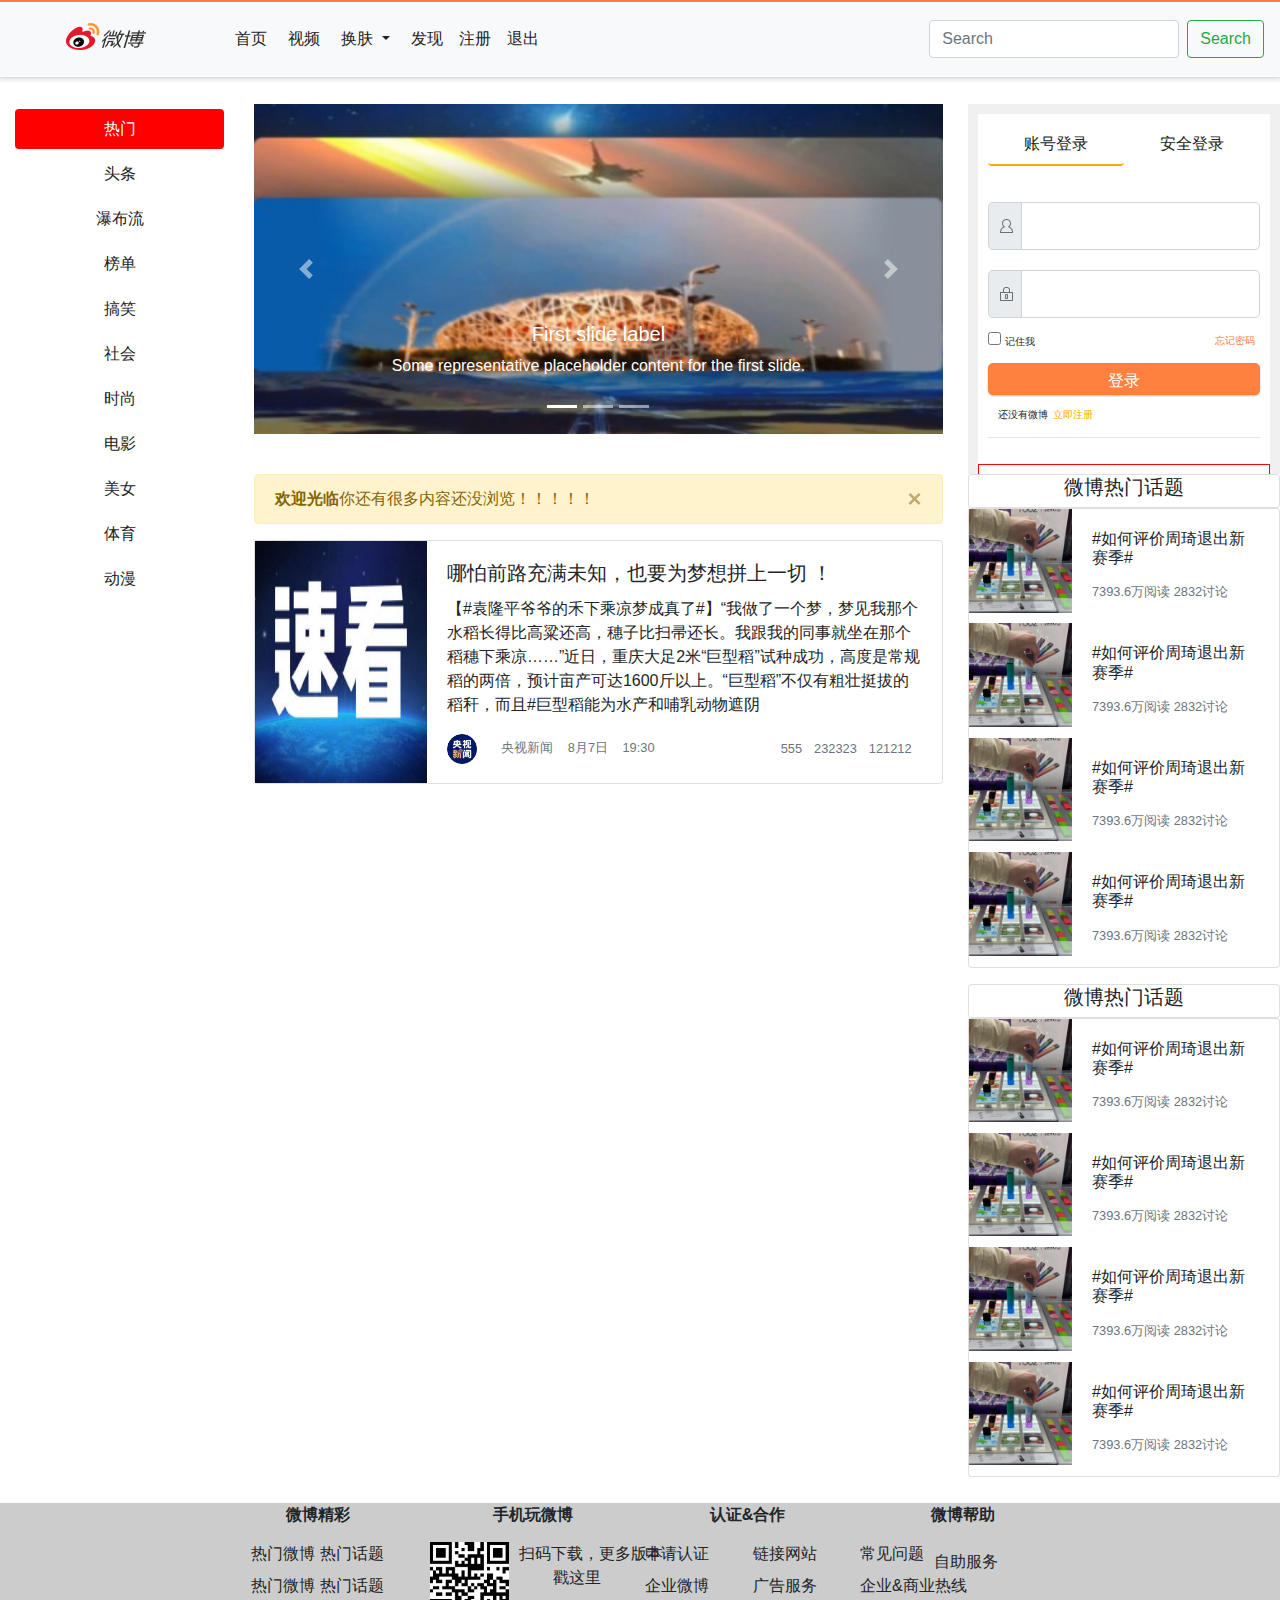
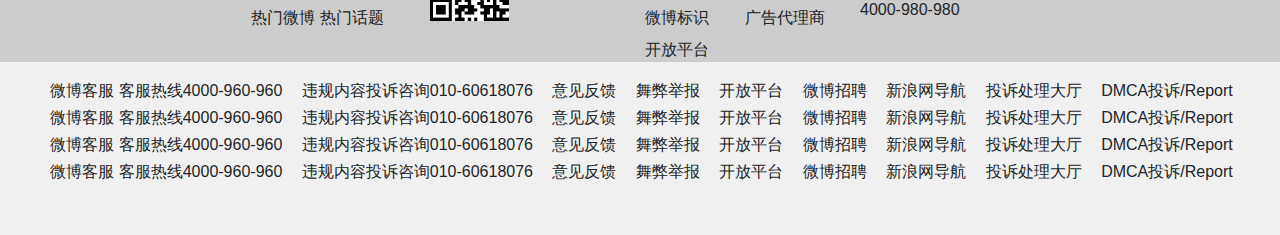
<file: index.html>
<!DOCTYPE html>
<html lang="en">

<head>
  <meta charset="UTF-8">
  <meta http-equiv="X-UA-Compatible" content="IE=edge">
  <meta name="viewport" content="width=device-width, initial-scale=1.0">
  <link rel="stylesheet" href="./css/base.css">
  <link rel="stylesheet" href="https://at.alicdn.com/t/font_2773253_qgqh5krxjfi.css">
  <!-- <link rel="stylesheet" href="https://at.alicdn.com/t/font_2745258_d9ulg092iih.css"> -->
  <link rel="stylesheet" href="./css/bootstrap.css">

  <link rel="stylesheet" href="./css/index.css">
  <link rel="stylesheet" href="./css/footer_base.css">
  <link rel="shortcut icon" type="image/x-icon" href="./favicon.ico" />
  <script src="http://libs.baidu.com/jquery/1.10.2/jquery.min.js"></script>
  <!-- <script src="./js/jquery3.6.0.min.js"></script> -->
  <script src="./js/bootstrap.js"></script>
  <script src="./js/data.js"></script>
  <script src="./js/pubu.js"></script>
  <!-- <script src="./js/sinaData.js"></script> -->
  <!-- <script src="./js/index.js"></script> -->

  <title>微博-随时随地发现新鲜事</title>
</head>

<body>
  <div class="grid">
    <div class="span-col-4 header">
      <nav class="navbar navbar-expand-lg navbar-light bg-light">
        <a class="navbar-brand" href="#"><span class="logo"></span></a>
        <button class="navbar-toggler" type="button" data-toggle="collapse" data-target="#navbarSupportedContent"
          aria-controls="navbarSupportedContent" aria-expanded="false" aria-label="Toggle navigation">
          <span class="navbar-toggler-icon"></span>
        </button>

        <div class="collapse navbar-collapse" id="navbarSupportedContent">
          <ul class="navbar-nav mr-auto">
            <li class="nav-item active">
              <a class="nav-link" href="#"><i class="iconfont icon-shouye Icon"></i>首页 <span
                  class="sr-only">(current)</span></a>
            </li>
            <li class="nav-item">
              <a class="nav-link" href="#"><i class="iconfont icon-video Icon"></i>视频</a>
            </li>
            <li class="nav-item dropdown">
              <a class="nav-link dropdown-toggle" href="#" id="navbarDropdown" role="button" data-toggle="dropdown"
                aria-haspopup="true" aria-expanded="false">
                <i class="iconfont icon-huanfu Icon"></i>换肤
              </a>
              <div class="dropdown-menu" aria-labelledby="navbarDropdown">
                <a class="dropdown-item" href="#">春风</a>
                <a class="dropdown-item" href="#">夏至</a>
                <a class="dropdown-item" href="#">秋风</a>
                <a class="dropdown-item" href="#">冬至</a>
              </div>
            </li>
            <li class="nav-item">
              <a class="nav-link" href="#"><i class="iconfont icon-danyehuaban Icon"></i>发现</a>
            </li>
            <li class="nav-item">
              <a class="nav-link" href="resiger.html">注册</a>
            </li>
            <li class="nav-item" id="exit">
              <a class="nav-link" style="cursor: pointer;">退出</a>
            </li>
          </ul>
          <form class="form-inline my-2 my-lg-0 searchForm">
            <input class="form-control mr-sm-2 searchHot" type="search" placeholder="Search" aria-label="Search">
            <button class="btn btn-outline-success my-2 my-sm-0" type="submit">Search</button>
          </form>
          <div class="hideHotList">
            <!-- <p><span>查看完整版热搜</span><i class="iconfont icon-shuangjiantouyou"></i></p> -->
            <ul>
              <li>
                查看完整版热搜
                <!-- <a href="javascript:;"></a> -->
                <em class="iconfont icon-shuangjiantouyou"></em>
              </li>
            </ul>
          </div>
        </div>
      </nav>

    </div>
    <div class="span-col-3 content-left">
      <div class="container">
        <!-- Nav tabs -->
        <div class="row">
          <div class="col-3  content-left-title">
            <div class="nav flex-column nav-pills" id="v-pills-tab" role="tablist" aria-orientation="vertical">
              <a class="nav-link active" id="v-pills-home-tab" data-toggle="pill" href="#v-pills-home" role="tab"
                aria-controls="v-pills-home" aria-selected="true">热门</a>
              <a class="nav-link" id="v-pills-profile-tab" data-toggle="pill" href="#v-pills-profile" role="tab"
                aria-controls="v-pills-profile" aria-selected="false">头条</a>
              <a class="nav-link pubu" id="v-pills-messages-tab" data-toggle="pill" href="#v-pills-messages" role="tab"
                aria-controls="v-pills-messages" aria-selected="false">瀑布流</a>
              <a class="nav-link" id="v-pills-settings-tab" data-toggle="pill" href="#v-pills-settings" role="tab"
              aria-controls="v-pills-settings" aria-selected="false">榜单</a>
              <a class="nav-link" id="v-pills-gaoxiao-tab" data-toggle="pill" href="#v-pills-gaoxiao" role="tab"
                aria-controls="v-pills-gaoxiao" aria-selected="false">搞笑</a>
              <a class="nav-link" id="v-pills-shehui-tab" data-toggle="pill" href="#v-pills-shehui" role="tab"
                aria-controls="v-pills-shehui" aria-selected="false">社会</a>
              <a class="nav-link" id="v-pills-shishang-tab" data-toggle="pill" href="#v-pills-shishang" role="tab"
                aria-controls="v-pills-shishang" aria-selected="false">时尚</a>
              <a class="nav-link" id="v-pills-dianying-tab" data-toggle="pill" href="#v-pills-dianying" role="tab"
                aria-controls="v-pills-dianying" aria-selected="false">电影</a>
              <a class="nav-link" id="v-pills-meinv-tab" data-toggle="pill" href="#v-pills-meinv" role="tab"
                aria-controls="v-pills-meinv" aria-selected="false">美女</a>
              <a class="nav-link" id="v-pills-tiyu-tab" data-toggle="pill" href="#v-pills-tiyu" role="tab"
                aria-controls="v-pills-tiyu" aria-selected="false">体育</a>
              <a class="nav-link" id="v-pills-dongman-tab" data-toggle="pill" href="#v-pills-dongman" role="tab"
                aria-controls="v-pills-dongman" aria-selected="false">动漫</a>
            </div>
          </div>
          <div class="col-9 content-left-list">
            <div class="tab-content" id="v-pills-tabContent">
              <div class="tab-pane fade show active" id="v-pills-home" role="tabpanel"
                aria-labelledby="v-pills-home-tab">
                <div class="c-l-banner1">
                  <div id="carouselExampleCaptions" class="carousel slide" data-ride="carousel">
                    <ol class="carousel-indicators">
                      <li data-target="#carouselExampleCaptions" data-slide-to="0" class="active"></li>
                      <li data-target="#carouselExampleCaptions" data-slide-to="1"></li>
                      <li data-target="#carouselExampleCaptions" data-slide-to="2"></li>
                    </ol>
                    <div class="carousel-inner">
                      <div class="carousel-item active">
                        <img src="./img/img1.jpg" class="d-block w-100" alt="...">
                        <div class="carousel-caption d-none d-md-block">
                          <h5>First slide label</h5>
                          <p>Some representative placeholder content for the first slide.</p>
                        </div>
                      </div>
                      <div class="carousel-item">
                        <img src="./img/img2.jpg" class="d-block w-100" alt="...">
                        <div class="carousel-caption d-none d-md-block">
                          <h5>Second slide label</h5>
                          <p>Some representative placeholder content for the second slide.</p>
                        </div>
                      </div>
                      <div class="carousel-item">
                        <img src="./img/img3.jpg" class="d-block w-100" alt="...">
                        <div class="carousel-caption d-none d-md-block">
                          <h5>Third slide label</h5>
                          <p>Some representative placeholder content for the third slide.</p>
                        </div>
                      </div>
                    </div>
                    <a class="carousel-control-prev" href="#carouselExampleCaptions" role="button" data-slide="prev">
                      <span class="carousel-control-prev-icon" aria-hidden="true"></span>
                      <span class="sr-only">Previous</span>
                    </a>
                    <a class="carousel-control-next" href="#carouselExampleCaptions" role="button" data-slide="next">
                      <span class="carousel-control-next-icon" aria-hidden="true"></span>
                      <span class="sr-only">Next</span>
                    </a>
                  </div>
                </div>
                <div class="c-l-card1">
                  <div class="alert alert-warning alert-dismissible fade show" role="alert">
                    <strong>欢迎光临</strong>你还有很多内容还没浏览！！！！！
                    <button type="button" class="close" data-dismiss="alert" aria-label="Close">
                      <span aria-hidden="true">&times;</span>
                    </button>
                  </div>
                  <div class="card mb-4">
                    <div class="row no-gutters">
                      <div class="col-md-3">
                        <img class="imgb" src="./img/1.jpg" alt="...">
                      </div>
                      <div class="col-md-9">
                        <div class="card-body">
                          <h5 class="card-title">哪怕前路充满未知，也要为梦想拼上一切 ！</h5>
                          <p class="card-text">
                            【#袁隆平爷爷的禾下乘凉梦成真了#】“我做了一个梦，梦见我那个水稻长得比高粱还高，穗子比扫帚还长。我跟我的同事就坐在那个稻穗下乘凉……”近日，重庆大足2米“巨型稻”试种成功，高度是常规稻的两倍，预计亩产可达1600斤以上。“巨型稻”不仅有粗壮挺拔的稻秆，而且#巨型稻能为水产和哺乳动物遮阴
                          </p>
                          <p class="card-text c-t-bottom">
                            <small class="text-muted t-m-aut"><img src="./img/aut15.jpg" alt=""></small>
                            <small class="text-muted"></small>
                            <small class="text-muted t-m-uname">央视新闻</small>
                            <small class="text-muted t-m-day">8月7日</small>
                            <small class="text-muted t-m-time">19:30</small>
                            <small class="text-muted t-m-Icon "><i class="iconfont icon-dianzan"></i>121212</small>
                            <small class="text-muted t-m-Icon"><i class="iconfont icon-pinglun"></i>232323</small>
                            <small class="text-muted t-m-Icon"><i class="iconfont icon-fenxiang1"></i>555</small>
                          </p>

                        </div>
                      </div>
                    </div>
                  </div>
                </div>
              </div>
              <div class="tab-pane fade" id="v-pills-profile" role="tabpanel" aria-labelledby="v-pills-profile-tab">
                <div class="c-l-card1">
                  <div class="alert alert-warning alert-dismissible fade show" role="alert">
                    你有多条内容未浏览，<strong>请查看！</strong>
                    <button type="button" class="close" data-dismiss="alert" aria-label="Close">
                      <span aria-hidden="true">&times;</span>
                    </button>
                  </div>
                  <div class="card mb-4 cm">
                    <div class="row no-gutters">
                      <div class="col-md-3">
                        <img class="imgb" src="./img/1.jpg" alt="...">
                      </div>
                      <div class="col-md-9">
                        <div class="card-body">
                          <h5 class="card-title">哪怕前路充满未知，也要为梦想拼上一切 ！</h5>
                          <p class="card-text">
                            【#袁隆平爷爷的禾下乘凉梦成真了#】“我做了一个梦，梦见我那个水稻长得比高粱还高，穗子比扫帚还长。我跟我的同事就坐在那个稻穗下乘凉……”近日，重庆大足2米“巨型稻”试种成功，高度是常规稻的两倍，预计亩产可达1600斤以上。“巨型稻”不仅有粗壮挺拔的稻秆，而且#巨型稻能为水产和哺乳动物遮阴
                          </p>
                          <p class="card-text c-t-bottom">
                            <small class="text-muted t-m-aut"><img src="./img/aut15.jpg" alt=""></small>
                            <small class="text-muted"></small>
                            <small class="text-muted t-m-uname">央视新闻</small>
                            <small class="text-muted t-m-day">8月7日</small>
                            <small class="text-muted t-m-time">19:30</small>
                            <small class="text-muted t-m-Icon "><i class="iconfont icon-dianzan"></i>121212</small>
                            <small class="text-muted t-m-Icon"><i class="iconfont icon-pinglun"></i>232323</small>
                            <small class="text-muted t-m-Icon"><i class="iconfont icon-fenxiang1"></i>555</small>
                          </p>

                        </div>
                      </div>
                    </div>
                  </div>
                  <div class="card mb-4 cm">
                    <div class="row no-gutters">
                      <div class="col-md-3">
                        <img class="imgb" src="./img/1.jpg" alt="...">
                      </div>
                      <div class="col-md-9">
                        <div class="card-body">
                          <h5 class="card-title">哪怕前路充满未知，也要为梦想拼上一切 ！</h5>
                          <p class="card-text">
                            【#袁隆平爷爷的禾下乘凉梦成真了#】“我做了一个梦，梦见我那个水稻长得比高粱还高，穗子比扫帚还长。我跟我的同事就坐在那个稻穗下乘凉……”近日，重庆大足2米“巨型稻”试种成功，高度是常规稻的两倍，预计亩产可达1600斤以上。“巨型稻”不仅有粗壮挺拔的稻秆，而且#巨型稻能为水产和哺乳动物遮阴
                          </p>
                          <p class="card-text c-t-bottom">
                            <small class="text-muted t-m-aut"><img src="./img/aut15.jpg" alt=""></small>
                            <small class="text-muted"></small>
                            <small class="text-muted t-m-uname">央视新闻</small>
                            <small class="text-muted t-m-day">8月7日</small>
                            <small class="text-muted t-m-time">19:30</small>
                            <small class="text-muted t-m-Icon "><i class="iconfont icon-dianzan"></i>121212</small>
                            <small class="text-muted t-m-Icon"><i class="iconfont icon-pinglun"></i>232323</small>
                            <small class="text-muted t-m-Icon"><i class="iconfont icon-fenxiang1"></i>555</small>
                          </p>

                        </div>
                      </div>
                    </div>
                  </div>
                  <div class="card mb-4 cm">
                    <div class="row no-gutters">
                      <div class="col-md-3">
                        <img class="imgb" src="./img/1.jpg" alt="...">
                      </div>
                      <div class="col-md-9">
                        <div class="card-body">
                          <h5 class="card-title">哪怕前路充满未知，也要为梦想拼上一切 ！</h5>
                          <p class="card-text">
                            【#袁隆平爷爷的禾下乘凉梦成真了#】“我做了一个梦，梦见我那个水稻长得比高粱还高，穗子比扫帚还长。我跟我的同事就坐在那个稻穗下乘凉……”近日，重庆大足2米“巨型稻”试种成功，高度是常规稻的两倍，预计亩产可达1600斤以上。“巨型稻”不仅有粗壮挺拔的稻秆，而且#巨型稻能为水产和哺乳动物遮阴
                          </p>
                          <p class="card-text c-t-bottom">
                            <small class="text-muted t-m-aut"><img src="./img/aut15.jpg" alt=""></small>
                            <small class="text-muted"></small>
                            <small class="text-muted t-m-uname">央视新闻</small>
                            <small class="text-muted t-m-day">8月7日</small>
                            <small class="text-muted t-m-time">19:30</small>
                            <small class="text-muted t-m-Icon "><i class="iconfont icon-dianzan"></i>121212</small>
                            <small class="text-muted t-m-Icon"><i class="iconfont icon-pinglun"></i>232323</small>
                            <small class="text-muted t-m-Icon"><i class="iconfont icon-fenxiang1"></i>555</small>
                          </p>

                        </div>
                      </div>
                    </div>
                  </div>
                  <div class="card mb-4 cm">
                    <div class="row no-gutters">
                      <div class="col-md-3">
                        <img class="imgb" src="./img/1.jpg" alt="...">
                      </div>
                      <div class="col-md-9">
                        <div class="card-body">
                          <h5 class="card-title">哪怕前路充满未知，也要为梦想拼上一切 ！</h5>
                          <p class="card-text">
                            【#袁隆平爷爷的禾下乘凉梦成真了#】“我做了一个梦，梦见我那个水稻长得比高粱还高，穗子比扫帚还长。我跟我的同事就坐在那个稻穗下乘凉……”近日，重庆大足2米“巨型稻”试种成功，高度是常规稻的两倍，预计亩产可达1600斤以上。“巨型稻”不仅有粗壮挺拔的稻秆，而且#巨型稻能为水产和哺乳动物遮阴
                          </p>
                          <p class="card-text c-t-bottom">
                            <small class="text-muted t-m-aut"><img src="./img/aut15.jpg" alt=""></small>
                            <small class="text-muted"></small>
                            <small class="text-muted t-m-uname">央视新闻</small>
                            <small class="text-muted t-m-day">8月7日</small>
                            <small class="text-muted t-m-time">19:30</small>
                            <small class="text-muted t-m-Icon "><i class="iconfont icon-dianzan"></i>121212</small>
                            <small class="text-muted t-m-Icon"><i class="iconfont icon-pinglun"></i>232323</small>
                            <small class="text-muted t-m-Icon"><i class="iconfont icon-fenxiang1"></i>555</small>
                          </p>

                        </div>
                      </div>
                    </div>
                  </div>
                  <div class="card mb-4 cm">
                    <div class="row no-gutters">
                      <div class="col-md-3">
                        <img class="imgb" src="./img/1.jpg" alt="...">
                      </div>
                      <div class="col-md-9">
                        <div class="card-body">
                          <h5 class="card-title">哪怕前路充满未知，也要为梦想拼上一切 ！</h5>
                          <p class="card-text">
                            【#袁隆平爷爷的禾下乘凉梦成真了#】“我做了一个梦，梦见我那个水稻长得比高粱还高，穗子比扫帚还长。我跟我的同事就坐在那个稻穗下乘凉……”近日，重庆大足2米“巨型稻”试种成功，高度是常规稻的两倍，预计亩产可达1600斤以上。“巨型稻”不仅有粗壮挺拔的稻秆，而且#巨型稻能为水产和哺乳动物遮阴
                          </p>
                          <p class="card-text c-t-bottom">
                            <small class="text-muted t-m-aut"><img src="./img/aut15.jpg" alt=""></small>
                            <small class="text-muted"></small>
                            <small class="text-muted t-m-uname">央视新闻</small>
                            <small class="text-muted t-m-day">8月7日</small>
                            <small class="text-muted t-m-time">19:30</small>
                            <small class="text-muted t-m-Icon "><i class="iconfont icon-dianzan"></i>121212</small>
                            <small class="text-muted t-m-Icon"><i class="iconfont icon-pinglun"></i>232323</small>
                            <small class="text-muted t-m-Icon"><i class="iconfont icon-fenxiang1"></i>555</small>
                          </p>

                        </div>
                      </div>
                    </div>
                  </div>

                </div>
              </div>
              <div class="tab-pane fade" id="v-pills-messages" role="tabpanel" aria-labelledby="v-pills-messages-tab">
                 <div class="pubuContainer">
<!--                   
                  <div class="box">
                    <img src="./images/5.jpg" alt="./images/2.jpg">
                  </div>
                  <div class="box">
                    <img src="./images/2.jpg" alt="./images/3.jpg">
                  </div>
                  <div class="box">
                    <img src="./images/4.jpg" alt="./images/4.jpg">
                  </div>
                  <div class="box">
                    <img src="./images/3.jpg" alt="./images/5.jpg">
                  </div>
                       -->
                 </div>
              </div>
              <div class="tab-pane fade" id="v-pills-settings" role="tabpanel" aria-labelledby="v-pills-settings-tab">
                <div class="c-l-banner1">
                  <div id="carouselExampleCaptions3" class="carousel slide" data-ride="carousel">
                    <ol class="carousel-indicators">
                      <li data-target="#carouselExampleCaptions" data-slide-to="0" class="active"></li>
                      <li data-target="#carouselExampleCaptions" data-slide-to="1"></li>
                      <li data-target="#carouselExampleCaptions" data-slide-to="2"></li>
                    </ol>
                    <div class="carousel-inner">
                      <div class="carousel-item active">
                        <img src="./img/img3.jpg" class="d-block w-100" alt="...">
                        <div class="carousel-caption d-none d-md-block">
                          <h5>First slide label</h5>
                          <p>Some representative placeholder content for the first slide.</p>
                        </div>
                      </div>
                      <div class="carousel-item">
                        <img src="./img/img4.jpg" class="d-block w-100" alt="...">
                        <div class="carousel-caption d-none d-md-block">
                          <h5>Second slide label</h5>
                          <p>Some representative placeholder content for the second slide.</p>
                        </div>
                      </div>
                      <div class="carousel-item">
                        <img src="./img/img5.jpg" class="d-block w-100" alt="...">
                        <div class="carousel-caption d-none d-md-block">
                          <h5>Third slide label</h5>
                          <p>Some representative placeholder content for the third slide.</p>
                        </div>
                      </div>
                    </div>
                    <a class="carousel-control-prev" href="#carouselExampleCaptions" role="button" data-slide="prev">
                      <span class="carousel-control-prev-icon" aria-hidden="true"></span>
                      <span class="sr-only">Previous</span>
                    </a>
                    <a class="carousel-control-next" href="#carouselExampleCaptions" role="button" data-slide="next">
                      <span class="carousel-control-next-icon" aria-hidden="true"></span>
                      <span class="sr-only">Next</span>
                    </a>
                  </div>
                </div>
              </div>
              <div class="tab-pane fade" id="v-pills-gaoxiao" role="tabpanel" aria-labelledby="v-pills-gaoxiao-tab">
                gaoxiao
              </div>
              <div class="tab-pane fade" id="v-pills-shehui" role="tabpanel" aria-labelledby="v-pills-shehui-tab">
                shehui
              </div>
              <div class="tab-pane fade" id="v-pills-shishang" role="tabpanel" aria-labelledby="v-pills-shishang-tab">
                shishang
              </div>
              <div class="tab-pane fade" id="v-pills-dianying" role="tabpanel" aria-labelledby="v-pills-dianying-tab">
                dianying
              </div>
              <div class="tab-pane fade" id="v-pills-meinv" role="tabpanel" aria-labelledby="v-pills-meinv-tab">
                meinv
              </div>
              <div class="tab-pane fade" id="v-pills-tiyu" role="tabpanel" aria-labelledby="v-pills-tiyu-tab">
                tiyu
              </div>
              <div class="tab-pane fade" id="v-pills-dongman" role="tabpanel" aria-labelledby="v-pills-dongman-tab">
                dongman
              </div>
            </div>
          </div>
        </div>
      </div>
    </div>
    <div class="span-col-1 content-right">
      <div class="container1">
        <div class="changeTab">
          <ul class="nav nav-pills mb-3" id="pills-tab" role="tablist">
            <li class="nav-item" role="presentation">
              <a class="nav-link active" id="pills-home-tab" data-toggle="pill" href="#pills-home" role="tab"
                aria-controls="pills-home" aria-selected="true">账号登录</a>
            </li>
            <li class="nav-item" role="presentation">
              <a class="nav-link" id="pills-profile-tab" data-toggle="pill" href="#pills-profile" role="tab"
                aria-controls="pills-profile" aria-selected="false">安全登录</a>
            </li>

          </ul>
          <div class="tab-content" id="pills-tabContent">
            <div class="tab-pane fade show active tab1" id="pills-home" role="tabpanel"
              aria-labelledby="pills-home-tab">
              <!-- <div class="tabContent"> -->
              <div class="input-group input-group-lg boxContent">
                <div class="input-group-prepend inputDiv">
                  <span class="input-group-text" id="phone"><i class="phoneIcon"></i></span>
                </div>
                <input name="phone" type="text" class="form-control" aria-label="Sizing example input"
                  aria-describedby="inputGroup-sizing-lg">
              </div>
              <div class="input-group input-group-lg boxContent">
                <div class="input-group-prepend inputDiv">
                  <span class="input-group-text" id="pass"><i class="passIcon"></i></span>
                </div>
                <input name="pass" type="text" class="form-control" aria-label="Sizing example input"
                  aria-describedby="inputGroup-sizing-lg">
              </div>
              <p class="check">
                <input type="checkbox">
                <span>记住我</span>
                <a href="#">忘记密码</a>
              </p>
              <div class="loginBtn" id="loginto"><a><span>登录</span></a></div>
              <p class="resigerBtn">
                <span>还没有微博</span>
                <a href="resiger.html">立即注册</a>
              </p>
            </div>
            <!-- </div> -->
            <div class="tab-pane fade tab2" id="pills-profile" role="tabpanel" aria-labelledby="pills-profile-tab">
              <div class="content-box">
                <img src="./img/gen.png">
                <p class="scan">请用微博客户端扫码</p>
              </div>
              <p class="resigerBtn">
                <span>还没有微博</span>
                <a href="index.html">立即注册</a>
              </p>
            </div>
          </div>
        </div>
        <div class="changeTab1">
          <div class="card" style="width: 100%;">
            <img src="./img/bgs.jpg" class="card-img-top" alt="...">
            <div class="card-body">
              <p class="autorB"><img src="./img/aut2.jpg" alt="" class="card-img-top"></p>
              <p class="card-text">
                <small class="text-muted">关注 <span>12</span></small>
                <small class="text-muted">粉丝 <span>4</span></small>
                <small class="text-muted">微博 <span>8</span></small>
              </p>
            </div>
          </div>

        </div>
      </div>
      <div class="container2">
        <div class="card mb-12">
          <h5 style="text-align: center;">微博热门话题</h5>
        </div>
        <div class="card mb-3">
          <div class="row no-gutters">
            <div class="col-md-4 c-m-cd">
              <img src="./img/bai1.jpg" alt="...">
            </div>
            <div class="col-md-8">
              <div class="card-body">
                <h6 class="card-title">#如何评价周琦退出新赛季#</h6>
                <p class="card-text"><small class="text-muted">7393.6万阅读    2832讨论</small></p>
              </div>
            </div>
          </div>
          <div class="row no-gutters">
            <div class="col-md-4 c-m-cd">
              <img src="./img/bai1.jpg" alt="...">
            </div>
            <div class="col-md-8">
              <div class="card-body">
                <h6 class="card-title">#如何评价周琦退出新赛季#</h6>
                <p class="card-text"><small class="text-muted">7393.6万阅读    2832讨论</small></p>
              </div>
            </div>
          </div>
          <div class="row no-gutters">
            <div class="col-md-4 c-m-cd">
              <img src="./img/bai1.jpg" alt="...">
            </div>
            <div class="col-md-8">
              <div class="card-body">
                <h6 class="card-title">#如何评价周琦退出新赛季#</h6>
                <p class="card-text"><small class="text-muted">7393.6万阅读    2832讨论</small></p>
              </div>
            </div>
          </div>
          <div class="row no-gutters">
            <div class="col-md-4 c-m-cd">
              <img src="./img/bai1.jpg" alt="...">
            </div>
            <div class="col-md-8">
              <div class="card-body">
                <h6 class="card-title">#如何评价周琦退出新赛季#</h6>
                <p class="card-text"><small class="text-muted">7393.6万阅读    2832讨论</small></p>
              </div>
            </div>
          </div>
          
        </div>
      </div>
      <div class="container2">
        <div class="card mb-12">
          <h5 style="text-align: center;">微博热门话题</h5>
        </div>
        <div class="card mb-3">
          <div class="row no-gutters">
            <div class="col-md-4 c-m-cd">
              <img src="./img/bai1.jpg" alt="...">
            </div>
            <div class="col-md-8">
              <div class="card-body">
                <h6 class="card-title">#如何评价周琦退出新赛季#</h6>
                <p class="card-text"><small class="text-muted">7393.6万阅读    2832讨论</small></p>
              </div>
            </div>
          </div>
          <div class="row no-gutters">
            <div class="col-md-4 c-m-cd">
              <img src="./img/bai1.jpg" alt="...">
            </div>
            <div class="col-md-8">
              <div class="card-body">
                <h6 class="card-title">#如何评价周琦退出新赛季#</h6>
                <p class="card-text"><small class="text-muted">7393.6万阅读    2832讨论</small></p>
              </div>
            </div>
          </div>
          <div class="row no-gutters">
            <div class="col-md-4 c-m-cd">
              <img src="./img/bai1.jpg" alt="...">
            </div>
            <div class="col-md-8">
              <div class="card-body">
                <h6 class="card-title">#如何评价周琦退出新赛季#</h6>
                <p class="card-text"><small class="text-muted">7393.6万阅读    2832讨论</small></p>
              </div>
            </div>
          </div>
          <div class="row no-gutters">
            <div class="col-md-4 c-m-cd">
              <img src="./img/bai1.jpg" alt="...">
            </div>
            <div class="col-md-8">
              <div class="card-body">
                <h6 class="card-title">#如何评价周琦退出新赛季#</h6>
                <p class="card-text"><small class="text-muted">7393.6万阅读    2832讨论</small></p>
              </div>
            </div>
          </div>
          
        </div>
      </div>
    </div>
    <div class="span-col-4 footer">
        <div class="footer-top">
          <div></div>
          <div>
            <dl class="list">
              <dt>微博精彩</dt>
              <dd>
                  <a href="#">热门微博</a>
                  <a href="#">热门话题</a>
              </dd>
              <dd>
                  <a href="#">热门微博</a>
                  <a href="#">热门话题</a>
              </dd>
              <dd>
                  <a href="#">热门微博</a>
                  <a href="#">热门话题</a>
              </dd>
          </dl>
          </div>
          <div><dl class="list">
            <dt>手机玩微博</dt>
            <dd>
                <span><img src="./img/footer_code_v2.png" alt=""></span>
                <span>扫码下载，更多版本
                    <br>
                    戳这里
                </span>
            </dd>
            
        </dl></div>
          <div>
            <dl class="list">
              <dt>认证&amp;合作</dt>
              <dd><span>申请认证</span><span>链接网站</span></dd>
              <dd><span>企业微博</span><span>广告服务</span></dd>
              <dd><span>微博标识</span><span>广告代理商</span></dd>
              <dd><span>开放平台</span></dd>
            </dl>
          </div>
          <div>
            <dl class="list">
              <dt>微博帮助</dt>
              <dd><span>常见问题</span></dd>
              <dd><span>自助服务</span></dd>
                <dd><span>企业&amp;商业热线</span></dd>
                <dd><span>4000-980-980</span></dd>
            </dl>
          </div>
          <div></div>
        </div>
        <div class="footer-bottom">
          <div class="other-links">
            <p><a href="#"><i class="weibo"></i></a>微博客服
            <span>客服热线4000-960-960</span>
            <span>违规内容投诉咨询010-60618076</span>
            <span>意见反馈</span>
            <span>舞弊举报</span>
            <span>开放平台</span>
            <span>微博招聘</span>
            <span>新浪网导航</span>
            <span>投诉处理大厅</span>
            <span>DMCA投诉/Report</span>
            </p>
            <p><a href="#"><i class="weibo"></i></a>微博客服
                <span>客服热线4000-960-960</span>
                <span>违规内容投诉咨询010-60618076</span>
                <span>意见反馈</span>
                <span>舞弊举报</span>
                <span>开放平台</span>
                <span>微博招聘</span>
                <span>新浪网导航</span>
                <span>投诉处理大厅</span>
                <span>DMCA投诉/Report</span>
                </p>
                <p><a href="#"><i class="weibo"></i></a>微博客服
                    <span>客服热线4000-960-960</span>
                    <span>违规内容投诉咨询010-60618076</span>
                    <span>意见反馈</span>
                    <span>舞弊举报</span>
                    <span>开放平台</span>
                    <span>微博招聘</span>
                    <span>新浪网导航</span>
                    <span>投诉处理大厅</span>
                    <span>DMCA投诉/Report</span>
                    </p>
                    <p><a href="#"><i class="weibo"></i></a>微博客服
                        <span>客服热线4000-960-960</span>
                        <span>违规内容投诉咨询010-60618076</span>
                        <span>意见反馈</span>
                        <span>舞弊举报</span>
                        <span>开放平台</span>
                        <span>微博招聘</span>
                        <span>新浪网导航</span>
                        <span>投诉处理大厅</span>
                        <span>DMCA投诉/Report</span>
                        </p>
        </div>
        </div>
        
    </div>
  </div>

  <script src="./js/cookie.js"></script>
  <script src="./js/index.js"></script>
  <script src="./js/pubu.js"></script>
 
  <script>
   
  </script>
</body>

</html>
</file>
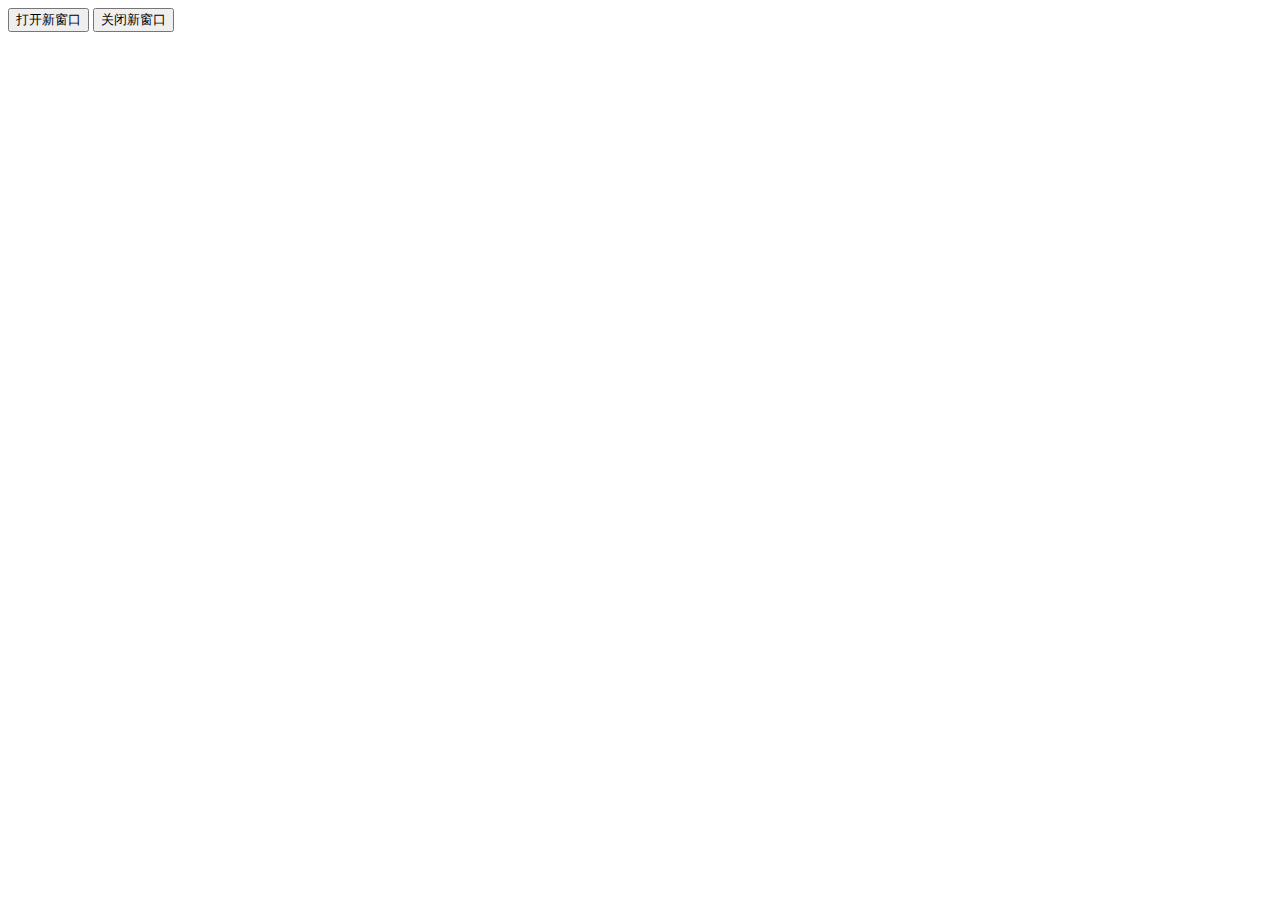
<file: 12.html>
<!DOCTYPE html>
<html>

<head>
    <meta charset="utf-8" />
    <title></title>
    <script>
        window.onload = function () {
            var btnOpen = document.getElementById("btn_open");
            var btnClose = document.getElementById("btn_close");
            var opener = null;
            btnOpen.onclick = function () {
                opener = window.open("http://www.baidu.com");
            };
            btnClose.onclick = function () {
                opener.close();
            }
        }
    </script>
</head>

<body>
    <input id="btn_open" type="button" value="打开新窗口" />
    <input id="btn_close" type="button" value="关闭新窗口" />
</body>

</html>
</file>
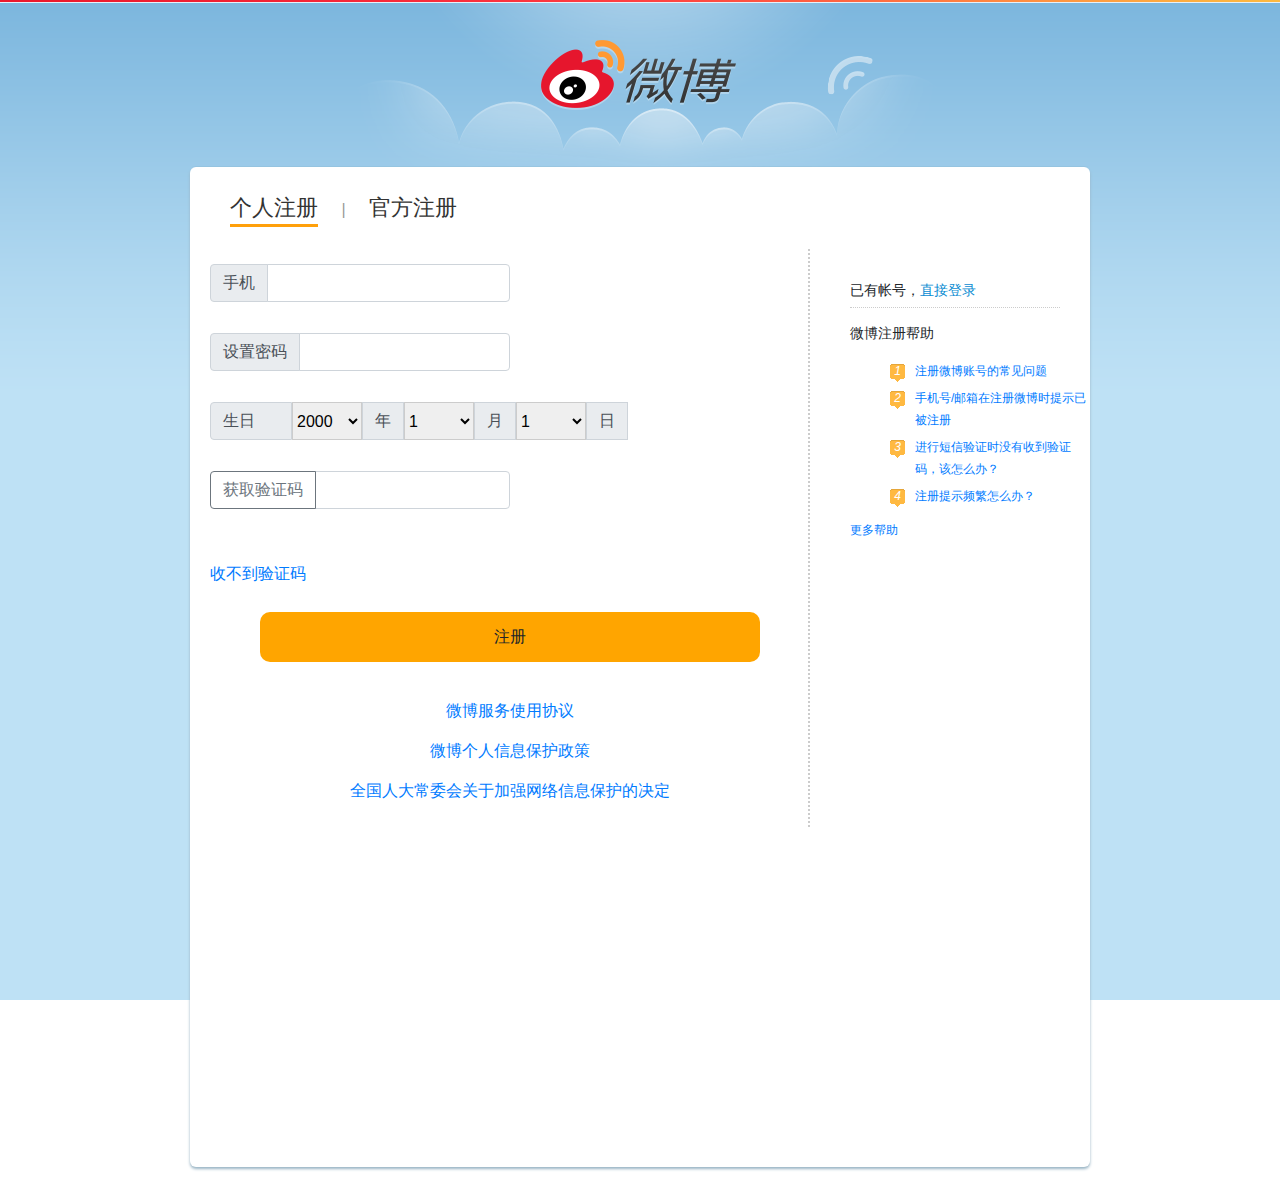
<file: resiger.html>
<!DOCTYPE html>
<html lang="en">
<head>
    <meta charset="UTF-8">
    <meta http-equiv="X-UA-Compatible" content="IE=edge">
    <meta name="viewport" content="width=device-width, initial-scale=1.0">
    <link rel="stylesheet" href="./css/resiger.css">
    <link rel="stylesheet" href="./css/bootstrap.css">
    <link rel="stylesheet" href="https://at.alicdn.com/t/font_2773253_aequbzhkhwj.css">
    <script src="./js/jquery3.6.0.min.js"></script>
    <script src="./js/bootstrap.js"></script>
    <title>Document</title>
</head>
<body>
    <div class="header">
        <div class="header-line"></div>
        <div class="header-logo">
            <div class="weiboLogo"></div>
        </div>
    </div>
    <div class="main">
        <div class="main-tab">
            <a href="#" class="cur">个人注册</a>
            <span class="vline">|</span>
            <a href="#" class="">官方注册</a>
        </div>
        <div class="main-content">
            <div class="m-c-form">
                <div class="input-group mb-3 inputM">
                    <div class="input-group-prepend">
                      <span class="input-group-text" id="setPhone">手机</span>
                    </div>
                    <input type="text" class="form-control" aria-label="Sizing example input" aria-describedby="inputGroup-sizing-default" name="phone">
                  </div>
                  <span class="display-none" id="span1"></span>
                  <div class="input-group mb-3 inputM">
                    <div class="input-group-prepend">
                      <span class="input-group-text" id="setPass">设置密码</span>
                    </div>
                    <input name="password" type="text" class="form-control" aria-label="Sizing example input" aria-describedby="inputGroup-sizing-default">
                  </div>
                  <span class="display-none" id="span3"></span>
                  <div class="input-group mb-3 inputM">
                    <div class="input-group-prepend">
                      <span class="input-group-text" id="birthday" style="width: 82px;">生日</span>
                      <select name="year" id="" style="width: 70px;border: 1px solid #ccc;">
                        <option value="">2000</option>
                        <option value="">2001</option>
                        <option value="">2002</option>
                        <option value="">2003</option>
                    </select>
                    <span class="input-group-text">年</span>
                    <select name="month" id="" style="width: 70px;border: 1px solid #ccc;">月
                      <option value="">1</option>
                      <option value="">2</option>
                      <option value="">3</option>
                      <option value="">4</option>
                  </select>
                  <span class="input-group-text">月</span>
                  <select name="day" id="" style="width: 70px;border: 1px solid #ccc;">日
                    <option value="">1</option>
                    <option value="">2</option>
                    <option value="">3</option>
                    <option value="">4</option>
                </select>
                <span class="input-group-text">日</span>
                    </div>
                  </div>
                  <span class="display-none"></span>
                  <div class="input-group mb-3 inputM">
                    <div class="input-group-prepend">
                      <button class="btn btn-outline-secondary" type="button" id="button-addon1">获取验证码</button>
                    </div>
                    <input name="code" type="text" class="form-control" placeholder="" aria-label="Example text with button addon" aria-describedby="button-addon1">
                  </div>
                  
                  <span class="display-none" id="span2"></span>
                  <span id="spann"></span>
                  <div class="notCode"><a href="#">收不到验证码</a></div>
                  <div class="resigerto" id="resigerto">注册</div>
                  <div class="notCode">
                      <p><a href="#">微博服务使用协议</a></p>
                      <p><a href="#">微博个人信息保护政策</a></p>
                      <p><a href="#">全国人大常委会关于加强网络信息保护的决定</a></p>
                  </div>
            </div>
            <div class="m-c-form1">
                <div class="input-group mb-3 inputM">
                    <div class="input-group-prepend">
                      <span class="input-group-text" id="setEmail">邮箱</span>
                    </div>
                    <input type="text" class="form-control" aria-label="Sizing example input" aria-describedby="inputGroup-sizing-default">
                  </div>
                  <span class="display-none"></span>
                  <div class="input-group mb-3 inputM">
                    <div class="input-group-prepend">
                      <span class="input-group-text" id="setPassword">设置密码</span>
                    </div>
                    <input type="text" class="form-control" aria-label="Sizing example input" aria-describedby="inputGroup-sizing-default">
                  </div>
                  <span class="display-none"></span>
                  <div class="input-group mb-3 inputM">
                    <div class="input-group-prepend">
                      <span class="input-group-text" id="username">官方注册微博名</span>
                    </div>
                    <input type="text" class="form-control" aria-label="Sizing example input" aria-describedby="inputGroup-sizing-default">
                  </div>
                  <span class="display-none"></span>
                  <div class="input-group mb-3 inputM">
                    <div class="input-group-prepend">
                      <span class="input-group-text">所在城市</span>
                      <select name="provice" id="" style="width: 100px;border: 1px solid #ccc;">
                          <option value="">北京</option>
                          <option value="">上海</option>
                          <option value="">广州</option>
                          <option value="">深圳</option>
                      </select>
                      <span class="input-group-text">省</span>
                      <select name="city" id="" style="width: 100px;border: 1px solid #ccc;">
                        <option value="">北京</option>
                        <option value="">上海</option>
                        <option value="">广州</option>
                        <option value="">深圳</option>
                    </select>
                    <span class="input-group-text">市</span>
                    <select name="city" id="" style="width: 100px;border: 1px solid #ccc;">
                        <option value="">北京</option>
                        <option value="">上海</option>
                        <option value="">广州</option>
                        <option value="">深圳</option>
                    </select>
                    <span class="input-group-text">区</span>
                    </div>
                  </div>
                  <div class="input-group mb-3 inputM">
                    <div class="input-group-prepend">
                      <button class="btn btn-outline-secondary" type="button" id="button-addon">获取验证码</button>
                    </div>
                    <input type="text" class="form-control" placeholder="" aria-label="Example text with button addon" aria-describedby="button-addon1">
                  </div>
                  <span class="display-none"></span>
                  <div class="notCode"><a href="#">收不到验证码</a></div>
                  <div class="resigerto">立即注册</div>
                  <div class="notCode">
                      <p><a href="#">微博服务使用协议</a></p>
                      <p><a href="#">微博个人信息保护政策</a></p>
                      <p><a href="#">全国人大常委会关于加强网络信息保护的决定</a></p>
                  </div>
            </div>
            <div class="m-c-sideBar">
                <p class="line1">已有帐号，<a href="index.html">直接登录</a></p>
                <p>微博注册帮助</p>
                <div class="reg-help">
                    <ul class="help-list">
                        <li>
                            <i>1</i>
                            <a href="#">注册微博账号的常见问题</a>
                        </li>
                        <li>
                            <i>2</i>
                            <a href="#">手机号/邮箱在注册微博时提示已被注册</a>
                        </li>
                        <li>
                            <i>3</i>
                            <a href="#">进行短信验证时没有收到验证码，该怎么办？</a>
                        </li>
                        <li>
                            <i>4</i>
                            <a href="#">注册提示频繁怎么办？</a>
                        </li>
                    </ul>
                    <a href="#">更多帮助</a>
                </div>
            </div>
            
        </div>
    </div>
    <script src="./js/cookie.js"></script>
   <script src="./js/resiger.js"></script>
</body>
</html>
</file>
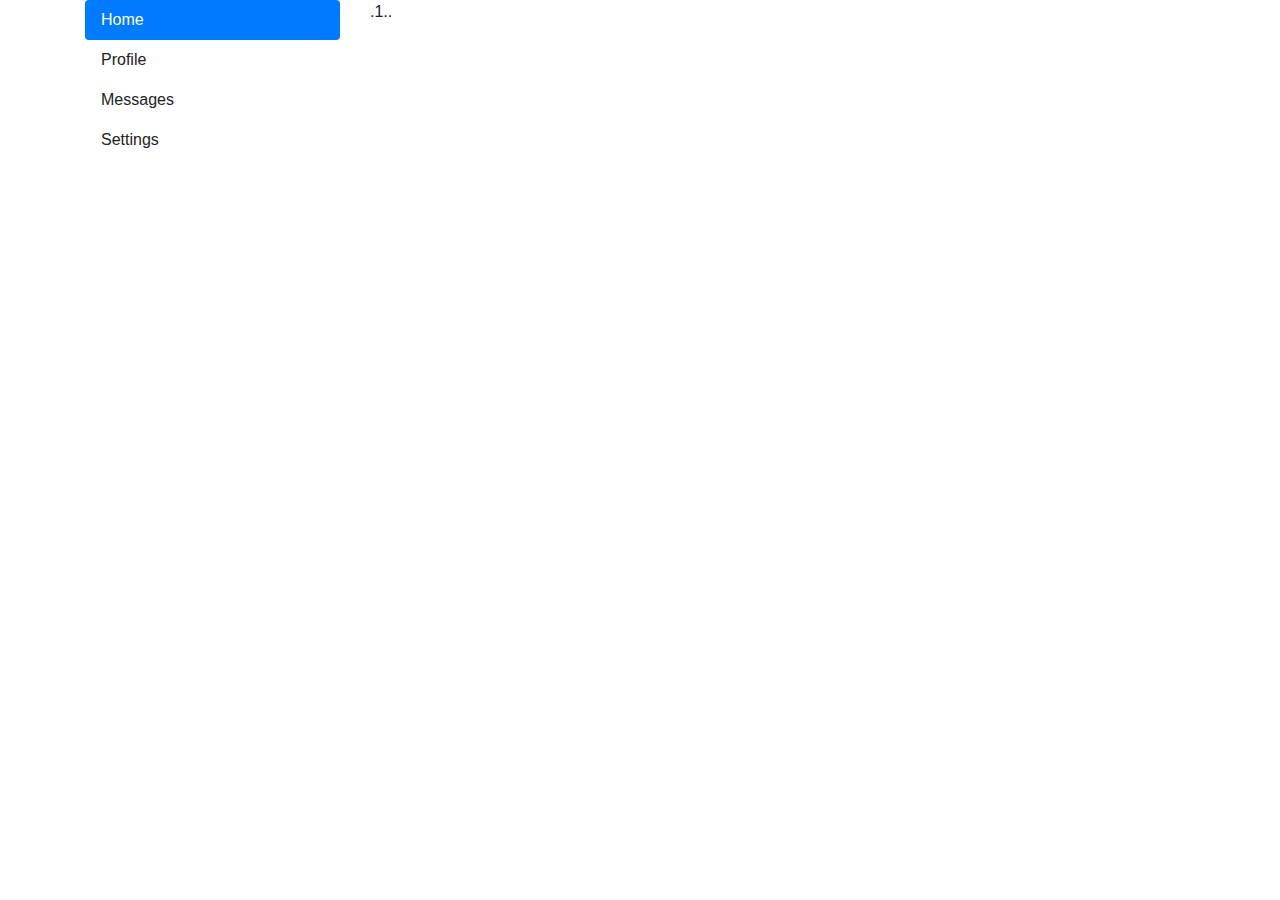
<file: text.html>
<!DOCTYPE html>
<html lang="en">

<head>
    <meta charset="UTF-8">
    <meta http-equiv="X-UA-Compatible" content="IE=edge">
    <meta name="viewport" content="width=device-width, initial-scale=1.0">
    <link rel="stylesheet" href="./css/base.css">
    <link rel="stylesheet" href="https://at.alicdn.com/t/font_2773253_2vj3thdm2wy.css">
    <!-- <link rel="stylesheet" href="./css/bootstrap-combined.min.css"> -->
    <link rel="stylesheet" href="https://at.alicdn.com/t/font_2745258_d9ulg092iih.css">
    <link rel="stylesheet" href="./css/bootstrap.css">
    <link rel="stylesheet" href="./css/header_base.css">
    <link rel="stylesheet" href="./css/index.css">
    <link rel="stylesheet" href="./css/footer_base.css">
    <link rel="shortcut icon" type="image/x-icon" href="./favicon.ico" />
    <!-- <script src="http://libs.baidu.com/jquery/2.0.0/jquery.min.js"></script> -->
    <script src="./js/jquery3.6.0.min.js"></script>
    <script src="./js/bootstrap.js"></script>
    <title>Document</title>
</head>

<body>
    <div class="container">
        <!-- Nav tabs -->
    <div class="row">
        <div class="col-3">
          <div class="nav flex-column nav-pills" id="v-pills-tab" role="tablist" aria-orientation="vertical">
            <a class="nav-link active" id="v-pills-home-tab" data-toggle="pill" href="#v-pills-home" role="tab" aria-controls="v-pills-home" aria-selected="true">Home</a>
            <a class="nav-link" id="v-pills-profile-tab" data-toggle="pill" href="#v-pills-profile" role="tab" aria-controls="v-pills-profile" aria-selected="false">Profile</a>
            <a class="nav-link" id="v-pills-messages-tab" data-toggle="pill" href="#v-pills-messages" role="tab" aria-controls="v-pills-messages" aria-selected="false">Messages</a>
            <a class="nav-link" id="v-pills-settings-tab" data-toggle="pill" href="#v-pills-settings" role="tab" aria-controls="v-pills-settings" aria-selected="false">Settings</a>
          </div>
        </div>
        <div class="col-9">
          <div class="tab-content" id="v-pills-tabContent">
            <div class="tab-pane fade show active" id="v-pills-home" role="tabpanel" aria-labelledby="v-pills-home-tab">.1..</div>
            <div class="tab-pane fade" id="v-pills-profile" role="tabpanel" aria-labelledby="v-pills-profile-tab">..2.</div>
            <div class="tab-pane fade" id="v-pills-messages" role="tabpanel" aria-labelledby="v-pills-messages-tab">.3..</div>
            <div class="tab-pane fade" id="v-pills-settings" role="tabpanel" aria-labelledby="v-pills-settings-tab">..4.</div>
          </div>
        </div>
      </div>
    </div>
    
    
    <script src="./js/header.js"></script>
    <script src="./js/index.js"></script>
    <script>
      
    </script>
</body>

</html>
</file>
<file: css/base.css>
body{
    color: #222;
}
li{
    color: #222;
    list-style: none;
}
a{
    text-decoration: none;
    color: #222;
}
input{
    outline: none;
}
</file>
<file: css/index.css>
a {
  color: #222;
}
.grid {
  display: grid;
  grid-template-columns: repeat(4, 1fr);
  grid-gap: 10px;
}
.span-col-4 {
  grid-column: span 4 / auto;
}
.span-col-3 {
  grid-column: span 3 / auto;
}
.span-col-3 .container {
  margin-top: 30px;
  width: 100%;
}
.span-col-1 {
  grid-column: span 1 / auto;
}
.span-col-1 .container1 {
  width: 100%;
}
* {
  margin: 0;
  padding: 0;
}
.header {
  position: fixed;
  top: 0;
  left: 0;
  z-index: 9999;
  width: 100%;
  height: 77px;
  box-shadow: 0 0 1px 0px rgba(0, 0, 0, 0.3), 0 0 6px 2px rgba(0, 0, 0, 0.15);
  background-color: rgba(255, 255, 255, 0.94);
  border-top: 2px solid #fa7d3c;
}
.header .logo {
  display: block;
  margin-left: 50px;
  width: 140px;
  height: 48px;
  cursor: pointer;
  background: url("../img/WB_logo.png") no-repeat 0 40%;
}
.header .Icon {
  margin-right: 5px;
}
.header .searchHot {
  width: 250px;
}
.header .hideHotList {
  margin-top: 373px;
  position: absolute;
  width: 250px;
  height: 325px;
  right: 97px;
  background: #fff;
  border: 1px solid #ccc;
  display: none;
  float: right;
}
.header .hideHotList ul li:first-child {
  color: #fa7d3c;
}
.header .hideHotList ul li {
  width: 100%;
  height: 32px;
}
.header .hideHotList ul li i {
  float: left;
  display: block;
  width: 20px;
  height: 20px;
  line-height: 20px;
  background: #747271;
  border-radius: 50%;
  text-align: center;
  margin-left: 5px;
}
.header .hideHotList ul li a {
  float: left;
  color: #222;
  margin-left: 5px;
  line-height: 20px;
}
.header .hideHotList ul li span {
  float: right;
  width: 20px;
  height: 20px;
  line-height: 20px;
  text-align: center;
  margin-right: 5px;
  background: #f51212;
}
.header #navbarSupportedContent .nav-link {
  color: #222;
}
.content-left {
  height: 100%;
  width: 100%;
  margin-top: 74px;
}
.content-left .content-left-title {
  float: left;
  width: 2%;
  font-size: 16px;
  text-align: center;
}
.content-left .content-left-title .nav a {
  margin-top: 5px;
}
.content-left .content-left-title .nav a:hover {
  background: red;
}
.content-left .content-left-title .active {
  background: red;
}
.content-left .content-left-list {
  float: right;
  width: 98%;
  height: 100%;
}
.content-left .content-left-list .c-l-banner1 {
  width: 100%;
  height: 100%;
}
.content-left .content-left-list .c-l-card1 {
  margin-top: 40px;
  width: 100%;
  height: 100%;
}
.content-left .content-left-list .c-l-card1 .imgb {
  width: 100%;
  height: 100%;
}
.content-left .content-left-list .c-l-card1 .c-t-bottom small {
  margin-right: 10px;
  height: 30px;
  line-height: 30px;
}
.content-left .content-left-list .c-l-card1 .c-t-bottom .t-m-aut {
  display: inline-block;
  width: 30px;
  height: 30px;
}
.content-left .content-left-list .c-l-card1 .c-t-bottom .t-m-aut img {
  width: 100%;
  height: 100%;
  border-radius: 50%;
  font-size: 0;
}
.content-left .content-left-list .c-l-card1 .c-t-bottom .t-m-Icon {
  float: right;
}
.content-left .content-left-list .c-l-card1 .c-t-bottom .t-m-Icon i {
  font-size: 16px;
  margin-right: 2px;
}
.content-left .content-left-list .pubuContainer {
  margin: 10px;
  column-count: 3;
  column-gap: 10px;
}
.content-left .content-left-list .pubuContainer .box {
  margin-bottom: 10px;
  border: 1px solid #cf2929;
}
.content-left .content-left-list .pubuContainer .box img {
  width: 100%;
  height: 100%;
}
.content-right {
  margin-top: 104px;
  height: 100%;
}
.content-right .container1 {
  width: 100%;
  height: 370px;
  padding: 10px 10px;
  background: #f0f0f0;
}
.content-right .container1 ul li {
  width: 50%;
  text-align: center;
}
.content-right .container1 ul li .active {
  background: #fff;
  color: #222;
  border-bottom: 2px solid orange;
}
.content-right .container1 .changeTab {
  padding: 10px 10px;
  background: #fff;
}
.content-right .container1 .changeTab1 {
  padding: 10px 10px;
  background: #fff;
  border: 1px solid red;
  position: relative;
}
.content-right .container1 .changeTab1 .autorB {
  margin: 0;
  width: 100%;
  height: 60px;
  margin-top: -53px;
  position: absolute;
  justify-content: center;
  vertical-align: middle;
}
.content-right .container1 .changeTab1 .autorB img {
  width: 60px;
  height: 60px;
  font-size: 0;
  border-radius: 50%;
}
.content-right .container1 .changeTab1 p {
  height: 50px;
  text-align: center;
  line-height: 50px;
}
.content-right .container1 .changeTab1 p small {
  font-size: medium;
}
.content-right .container1 .changeTab1 p small span {
  color: #222;
  font-size: large;
}
.content-right .container1 .tab1 .boxContent {
  padding-top: 20px;
}
.content-right .container1 .tab1 .boxContent .inputDiv #pass {
  color: #222;
  position: relative;
  background-position: -39px -84px;
  background-image: url("../img/sprite_login.png");
  background-repeat: no-repeat;
  text-align: center;
}
.content-right .container1 .tab1 .boxContent .inputDiv #phone {
  color: #222;
  position: relative;
  background-position: 11px -84px;
  background-image: url("../img/sprite_login.png");
  background-repeat: no-repeat;
  text-align: center;
}
.content-right .container1 .tab1 .check {
  height: 30px;
  margin: 10px 0px;
}
.content-right .container1 .tab1 .check input {
  display: inline-block;
  margin-top: 1px;
}
.content-right .container1 .tab1 .check span {
  display: inline-block;
  height: 13px;
  font-size: 10px;
  margin-top: 5px;
}
.content-right .container1 .tab1 .check a {
  float: right;
  display: block;
  height: 13px;
  font-size: 10px;
  margin-top: 5px;
  margin-right: 5px;
  color: #f77c3d;
}
.content-right .container1 .tab1 .loginBtn {
  width: 100%;
  margin-top: -5px;
}
.content-right .container1 .tab1 .loginBtn a {
  text-align: center;
  display: block;
  background: #ff8140;
  border: 1px solid #f77c3d;
  border-radius: 5px;
  color: #fff;
  font-size: 16px;
  height: 32px;
  line-height: 33px;
  box-shadow: 0px 1px 2px rgba(0, 0, 0, 0.25);
}
.content-right .container1 .tab1 .loginBtn a span {
  font-size: 16px;
}
.content-right .container1 .tab1 .resigerBtn {
  margin-top: 12px;
  height: 15px;
  padding-bottom: 30px;
  border-bottom: 1px solid #ccc;
  border-bottom-color: rgba(204, 204, 204, 0.5);
}
.content-right .container1 .tab1 .resigerBtn span {
  margin-left: 10px;
  float: left;
  margin-right: 5px;
  font-size: 10px;
}
.content-right .container1 .tab1 .resigerBtn a {
  float: left;
  color: orange;
  font-size: 10px;
}
.content-right .container1 .tab2 {
  margin-bottom: 54px;
}
.content-right .container1 .tab2 .content-box {
  position: relative;
  width: 172px;
  height: 190px;
  margin: auto;
  border: 1px solid #f3f3f3;
  box-shadow: 0px 1px 2px rgba(0, 0, 0, 0.1);
  text-align: center;
  padding-top: 14px;
  margin-top: 15px;
}
.content-right .container1 .tab2 .content-box img {
  border: 0;
  height: 150px;
  width: 150px;
}
.content-right .container1 .tab2 .resigerBtn {
  text-align: center;
  margin-top: 12px;
  position: relative;
  width: 172px;
  margin: auto;
  height: 30px;
}
.content-right .container1 .tab2 .resigerBtn span {
  margin-left: 10px;
  float: left;
  margin-right: 5px;
  font-size: 10px;
}
.content-right .container1 .tab2 .resigerBtn a {
  float: left;
  color: orange;
  font-size: 10px;
}
.content-right .container2 .c-m-cd {
  font-size: 16px;
  width: 100%;
  height: 100%;
}
.content-right .container2 .c-m-cd img {
  width: 100%;
  height: 100%;
}
</file>
<file: css/footer_base.css>
.footer {
  width: 100%;
  height: 100%;
}
.footer .footer-top {
  display: grid;
  grid-template-columns: repeat(6, 1fr);
  grid-gap: 10px;
  background: #ccc;
}
.footer .footer-top div .list {
  display: block;
  text-align: center;
}
.footer .footer-top div .list dt {
  padding: 0 0 15px;
  white-space: nowrap;
  overflow: hidden;
}
.footer .footer-top div .list dd {
  white-space: nowrap;
}
.footer .footer-top div .list dd a {
  width: 48px;
  overflow: hidden;
  color: #222;
}
.footer .footer-top div .list dd span:first-child {
  float: left;
  margin-right: 10px;
}
.footer .footer-top div .list dd span:first-child img {
  width: 79px;
  height: 79px;
}
.footer .footer-top div .list dd span:nth-child(2) {
  width: 100px;
  overflow: hidden;
  margin-right: 0px;
}
.footer .footer-bottom {
  display: grid;
  grid-template-columns: repeat(1, 1fr);
  grid-gap: 10px;
  background: darkred;
}
.footer .footer-bottom .other-links {
  width: 100%;
  background: #F0F0F0;
  margin: 0 auto;
  text-align: center;
  padding: 20px 0 45px;
}
.footer .footer-bottom .other-links p {
  line-height: 1em;
  margin-bottom: 10px;
}
.footer .footer-bottom .other-links p a {
  margin-right: 15px;
}
.footer .footer-bottom .other-links p a .weibo {
  background-position: -50px -300px;
  width: 20px;
  height: 20px;
  vertical-align: text-top;
  margin-right: 3px;
  background: url(../img/icon.png);
}
.footer .footer-bottom .other-links p span {
  margin-right: 15px;
}
</file>
<file: css/resiger.css>
* {
  margin: 0;
  padding: 0;
}
body {
  background: url("../img/reg_repeat_bg.png") repeat-x #bee1f5;
}
.header .header-line {
  height: 3px;
  border-bottom: 1px solid #e6f1f9;
  background: url("../img/top_line_bg.png") repeat-x center 0;
  overflow: hidden;
}
.header .header-logo {
  width: 900px;
  margin: 0 auto;
  padding: 10px 0;
  height: 164px;
  background: url("../img/bg_reg_wave.png") no-repeat center bottom;
}
.header .header-logo .weiboLogo {
  width: 200px;
  height: 72px;
  margin: 0 auto;
  margin-top: 26px;
  background: url("../img/logo_big.png") no-repeat;
}
.main {
  width: 900px;
  height: 1000px;
  margin: 0 auto 15px;
  background-color: #fff;
  border-radius: 6px;
  box-shadow: 0px 2px 3px #98b4c4;
  -moz-box-shadow: 0px 2px 3px #98b4c4;
  -webkit-box-shadow: 0px 2px 3px #98b4c4;
}
.main .main-tab {
  padding: 24px 0 22px 40px;
}
.main .main-tab a {
  text-decoration: none;
  display: inline-block;
  font-size: 22px;
  color: #333;
  line-height: 33px;
}
.main .main-tab .cur {
  border-bottom: 3px solid #ffa00a;
}
.main .main-tab .vline {
  margin: 0 19px;
  color: #999;
}
.main .main-content {
  background-position: 630px -45px;
}
.main .main-content .m-c-form {
  display: block;
  float: left;
  width: 600px;
  margin: 0px 0 0 20px;
  padding-bottom: 78px;
  border-right: 2px dotted #ccc;
}
.main .main-content .m-c-form .inputM {
  width: 300px ;
  float: left;
  margin-top: 15px;
}
.main .main-content .m-c-form .display-none {
  margin-top: 15px;
  float: left;
  display: inline-block;
  width: 200px;
  height: 37px;
}
.main .main-content .m-c-form #spann {
  margin-top: 15px;
  display: block;
  width: 200px;
  height: 37px;
}
.main .main-content .m-c-form .notCode {
  margin-top: 37px;
  width: 600px;
  height: 50px;
  color: blue;
  float: left;
}
.main .main-content .m-c-form .notCode p {
  text-align: center;
}
.main .main-content .m-c-form .resigerto {
  margin-left: 50px;
  width: 500px;
  height: 50px;
  line-height: 50px;
  text-align: center;
  border-radius: 10px;
  background: orange;
  float: left;
}
.main .main-content .m-c-form1 {
  display: none;
  float: left;
  width: 600px;
  margin: 29px 0 0 20px;
  padding-bottom: 78px;
  border-right: 2px dotted #ccc;
}
.main .main-content .m-c-form1 .inputM {
  width: 420px ;
  float: left;
  margin-top: 15px;
}
.main .main-content .m-c-form1 .display-none {
  margin-top: 15px;
  float: left;
  display: block;
  width: 178px;
  height: 37px;
  background: red;
}
.main .main-content .m-c-form1 .notCode {
  width: 600px;
  height: 50px;
  color: blue;
  float: left;
}
.main .main-content .m-c-form1 .notCode p {
  text-align: center;
}
.main .main-content .m-c-form1 .resigerto {
  margin-left: 50px;
  width: 500px;
  height: 50px;
  line-height: 50px;
  text-align: center;
  border-radius: 10px;
  background: orange;
  float: left;
}
.main .main-content .m-c-sideBar {
  float: right;
  width: 210px;
  margin: 30px 30px 0 0;
  font-size: 14px;
  line-height: 22px;
}
.main .main-content .m-c-sideBar .line1 {
  margin: 0 0 14px;
  padding: 0 0 6px;
  word-break: break-all;
  word-wrap: break-word;
  border-bottom: 1px dotted #ccc;
}
.main .main-content .m-c-sideBar .line1 a {
  color: #0a8cd2;
  text-decoration: none;
}
.main .main-content .m-c-sideBar .reg-help {
  font-size: 12px;
  margin-top: 10px;
}
.main .main-content .m-c-sideBar .reg-help .help-list {
  width: 100%;
  display: block;
  list-style-type: disc;
  margin-block-start: 1em;
  margin-block-end: 1em;
  margin-inline-start: 0px;
  margin-inline-end: 0px;
  padding-inline-start: 40px;
}
.main .main-content .m-c-sideBar .reg-help .help-list li {
  width: 200px;
  margin-top: 5px;
  overflow: hidden;
}
.main .main-content .m-c-sideBar .reg-help .help-list li i {
  float: left;
  margin: 4px 10px 0 0;
  width: 15px;
  height: 18px;
  line-height: 15px;
  text-align: center;
  color: #FFF;
  background: url(../img/bg_listNum.png) no-repeat;
}
.main .main-content .m-c-sideBar .reg-help .help-list li a {
  display: block;
  overflow: hidden;
  *zoom: 1;
  width: 175px;
  float: left;
}
</file>
<file: css/header_base.css>
.base {
  margin: 0;
  padding: 0;
}
.header {
  height: 46px;
  border-top: 2px solid #fa7d3c;
  box-shadow: 0 0 1px 0px rgba(0, 0, 0, 0.3), 0 0 6px 2px rgba(0, 0, 0, 0.15);
  margin: 0;
  padding: 0;
}
.header .span12 .logo {
  float: left;
  display: block;
  margin-left: 50px;
  height: 46px;
  width: 80px;
  background: url(../img/WB_logo.png) no-repeat 0 40%;
}
.header .span12 .span12-search {
  width: 400px;
  height: 28px;
  margin: 9px 0 0 10px;
}
.header .span12 .span12-search input {
  float: left;
  width: 300px;
  height: 100%;
}
.header .span12 .span12-search a {
  float: left;
  display: inline-block;
  width: 46px;
  height: 46px;
  margin-top: 8px;
  text-align: center;
  text-decoration: none;
}
.header .span12 .span12-search .hideHostList {
  width: 300px;
  height: 300px;
  margin-top: 32px;
  background-color: #fff;
  border: 1px solid #ccc;
  display: none;
}
.header .span12 .span12-search .hideHostList p span {
  display: inline-block;
  height: 20px;
  color: #fa7d3c;
  margin-left: 10px;
}
.header .span12 .span12-search .hideHostList p i {
  line-height: 20px;
  height: 20px;
  color: #fa7d3c;
}
.header .span12 .span12-search .hideHostList ul li i {
  display: inline-block;
  width: 20px;
  height: 20px;
  margin-left: -15px;
  background: grey;
  border-radius: 50%;
  margin-bottom: 2px;
  text-align: center;
}
.header .span12 .span12-search .hideHostList ul li span {
  margin-left: 10px;
}
.header .span12 .span12-search .hideHostList ul li em {
  display: inline-block;
  float: right;
  width: 20px;
  height: 20px;
  background: orange;
  margin-right: 5px;
}
.header .span12 .navBar {
  float: left;
  width: 355px;
  height: 48px -2px;
}
.header .span12 .navBar ul li {
  float: left;
  width: 56px;
  height: 48px -2px;
  text-align: center;
  margin: 10px 0px 0 10px;
}
.header .span12 .navBar ul li a {
  color: #222;
}
.header .span12 .navBar ul li a span {
  margin-top: 5px;
  margin-right: 10px;
}
.header .span12 .navBar ul li .change {
  width: 56px;
}
.header .span12 .navBar ul li .dopDown {
  width: 56px;
  height: 130px;
  background: #fff;
  display: none;
  border: 1px solid #ccc;
}
.header .span12 .navBar ul li .dopDown #clothes li {
  margin-left: -24px;
  width: 56px;
}
</file>
